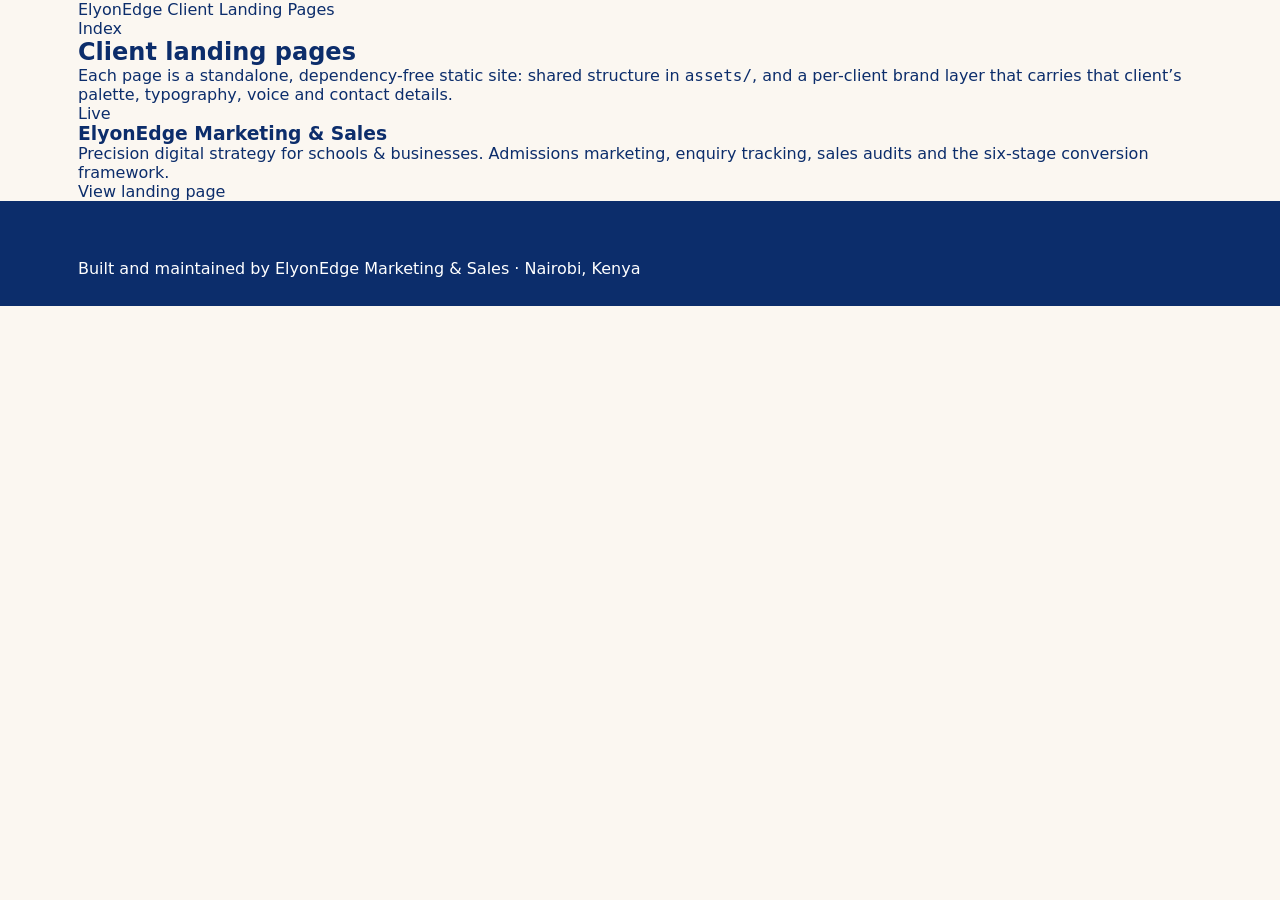
<file: index.html>
<!doctype html>
<html lang="en">
<head>
<meta charset="utf-8">
<meta name="viewport" content="width=device-width, initial-scale=1">
<title>ElyonEdge — Client Landing Pages</title>
<meta name="description" content="Directory of client landing pages built and maintained by ElyonEdge Marketing &amp; Sales.">
<meta name="robots" content="noindex">
<link rel="preconnect" href="https://fonts.googleapis.com">
<link rel="preconnect" href="https://fonts.gstatic.com" crossorigin>
<link href="https://fonts.googleapis.com/css2?family=Fraunces:opsz,wght@9..144,400;9..144,600&family=Inter:wght@400;500;600&display=swap" rel="stylesheet">
<link rel="stylesheet" href="assets/css/base.css">
<link rel="stylesheet" href="clients/elyonedge-marketing-sales/brand.css">
<link rel="icon" href="data:image/svg+xml,%3Csvg xmlns='http://www.w3.org/2000/svg' viewBox='0 0 64 64'%3E%3Crect width='64' height='64' rx='10' fill='%2317313e'/%3E%3Ctext x='32' y='44' font-family='Georgia,serif' font-size='36' font-weight='600' fill='%23c9a34e' text-anchor='middle'%3EE%3C/text%3E%3C/svg%3E">
</head>
<body>
<a class="skip-link" href="#main">Skip to content</a>

<header class="site-header">
  <div class="wrap site-header__inner">
    <a class="brandmark" href="./">
      <span class="brandmark__name">ElyonEdge</span>
      <span class="brandmark__sub">Client Landing Pages</span>
    </a>
  </div>
</header>

<main id="main" class="section">
  <div class="wrap">
    <div class="section__head section__head--wide">
      <span class="eyebrow">Index</span>
      <h2>Client landing pages</h2>
      <p>
        Each page is a standalone, dependency-free static site: shared structure in
        <code>assets/</code>, and a per-client brand layer that carries that client&rsquo;s palette,
        typography, voice and contact details.
      </p>
    </div>

    <div class="grid grid--3">
      <article class="card">
        <span class="card__tag">Live</span>
        <h3>ElyonEdge Marketing &amp; Sales</h3>
        <p>Precision digital strategy for schools &amp; businesses. Admissions marketing, enquiry
          tracking, sales audits and the six-stage conversion framework.</p>
        <a class="link-arrow" href="clients/elyonedge-marketing-sales/">View landing page</a>
      </article>
    </div>
  </div>
</main>

<footer class="site-footer">
  <div class="wrap site-footer__inner">
    <p>Built and maintained by ElyonEdge Marketing &amp; Sales &middot; Nairobi, Kenya</p>
  </div>
</footer>
</body>
</html>
</file>
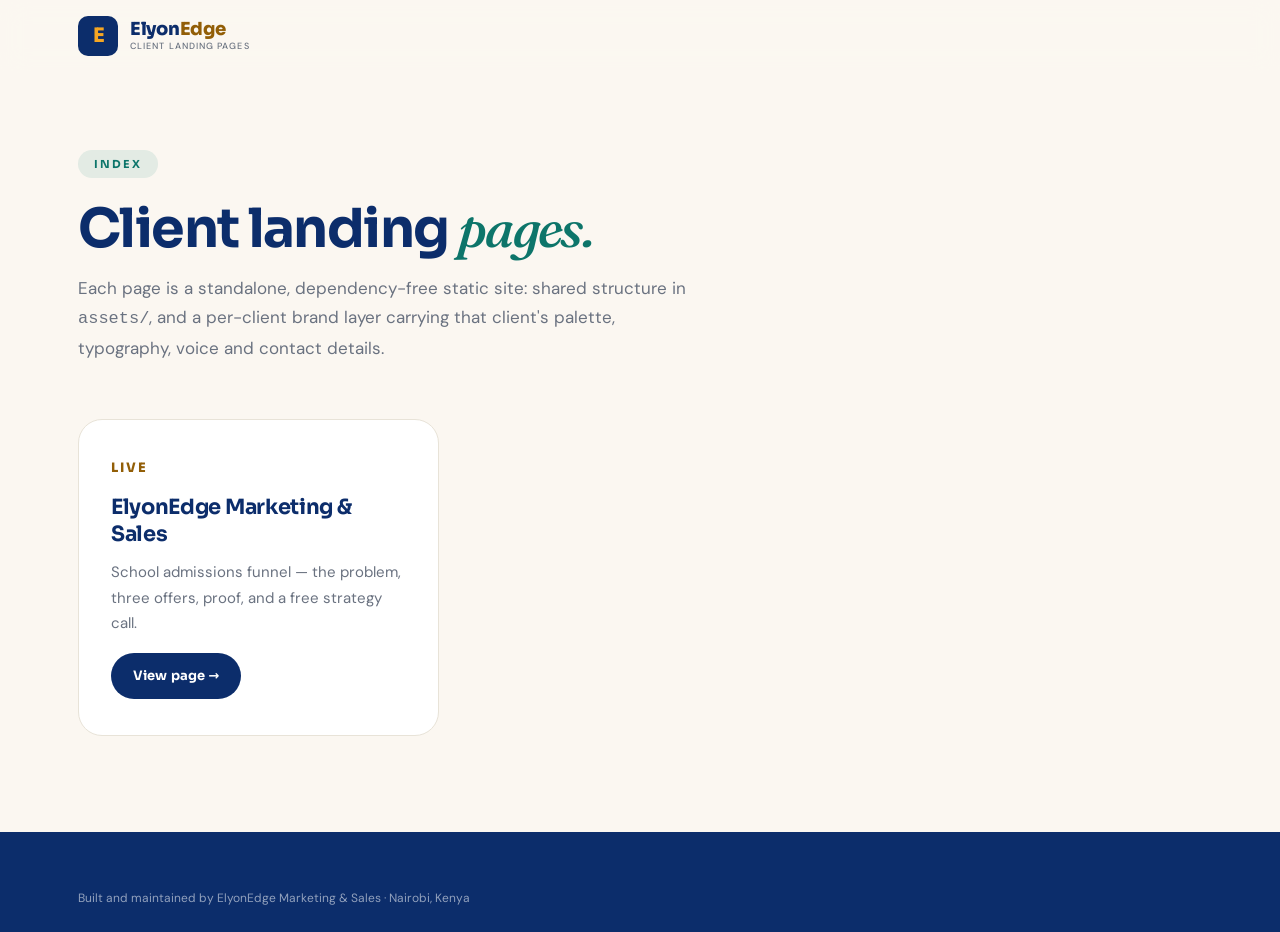
<file: clients/index.html>
<!DOCTYPE html>
<html lang="en">
<head>
<meta charset="UTF-8"/>
<meta name="viewport" content="width=device-width,initial-scale=1.0"/>
<title>ElyonEdge — Client Landing Pages</title>
<meta name="description" content="Directory of client landing pages built and maintained by ElyonEdge Marketing &amp; Sales."/>
<meta name="robots" content="noindex"/>
<link rel="preconnect" href="https://fonts.googleapis.com"/>
<link rel="preconnect" href="https://fonts.gstatic.com" crossorigin/>
<link href="https://fonts.googleapis.com/css2?family=Sora:wght@400;500;600;700;800&family=DM+Sans:wght@400;500;700&family=Fraunces:ital,opsz,wght@1,9..144,400;1,9..144,500&display=swap" rel="stylesheet"/>
<link rel="stylesheet" href="../assets/css/base.css"/>
<link rel="stylesheet" href="elyonedge-marketing-sales/brand.css"/>
<link rel="icon" href="data:image/svg+xml,%3Csvg xmlns='http://www.w3.org/2000/svg' viewBox='0 0 64 64'%3E%3Crect width='64' height='64' rx='14' fill='%230C2D6B'/%3E%3Ctext x='32' y='45' font-family='system-ui,sans-serif' font-size='36' font-weight='800' fill='%23F5A623' text-anchor='middle'%3EE%3C/text%3E%3C/svg%3E"/>
</head>
<body>
<a class="skip-link" href="#main">Skip to content</a>

<nav id="nav">
  <div class="wrap">
    <div class="nav-inner">
      <a href="./" class="logo" aria-label="ElyonEdge client landing pages">
        <div class="logo-icon"><span>E</span></div>
        <div class="logo-type">
          <div class="logo-brand"><span class="p1">Elyon</span><span class="p2">Edge</span></div>
          <span class="logo-sub">Client Landing Pages</span>
        </div>
      </a>
    </div>
  </div>
</nav>

<main id="main" class="sec" style="padding-top:150px;">
  <div class="wrap">
    <div class="s-head">
      <div class="s-label teal">Index</div>
      <h1 class="s-h">Client landing <em class="teal">pages.</em></h1>
      <p class="s-sub">
        Each page is a standalone, dependency-free static site: shared structure in
        <code>assets/</code>, and a per-client brand layer carrying that client's palette,
        typography, voice and contact details.
      </p>
    </div>

    <div class="pains">
      <div class="pain">
        <div class="pain-n">LIVE</div>
        <h3>ElyonEdge Marketing &amp; Sales</h3>
        <p>School admissions funnel — the problem, three offers, proof, and a free strategy call.</p>
        <p style="margin-top:16px;">
          <a href="elyonedge-marketing-sales/" class="btn btn-ink btn-nav">View page →</a>
        </p>
      </div>
    </div>
  </div>
</main>

<footer>
  <div class="wrap">
    <div class="ft-bottom" style="border-top:0;padding-top:0;">
      <p>Built and maintained by ElyonEdge Marketing &amp; Sales · Nairobi, Kenya</p>
    </div>
  </div>
</footer>

<script src="../assets/js/main.js" defer></script>
</body>
</html>
</file>
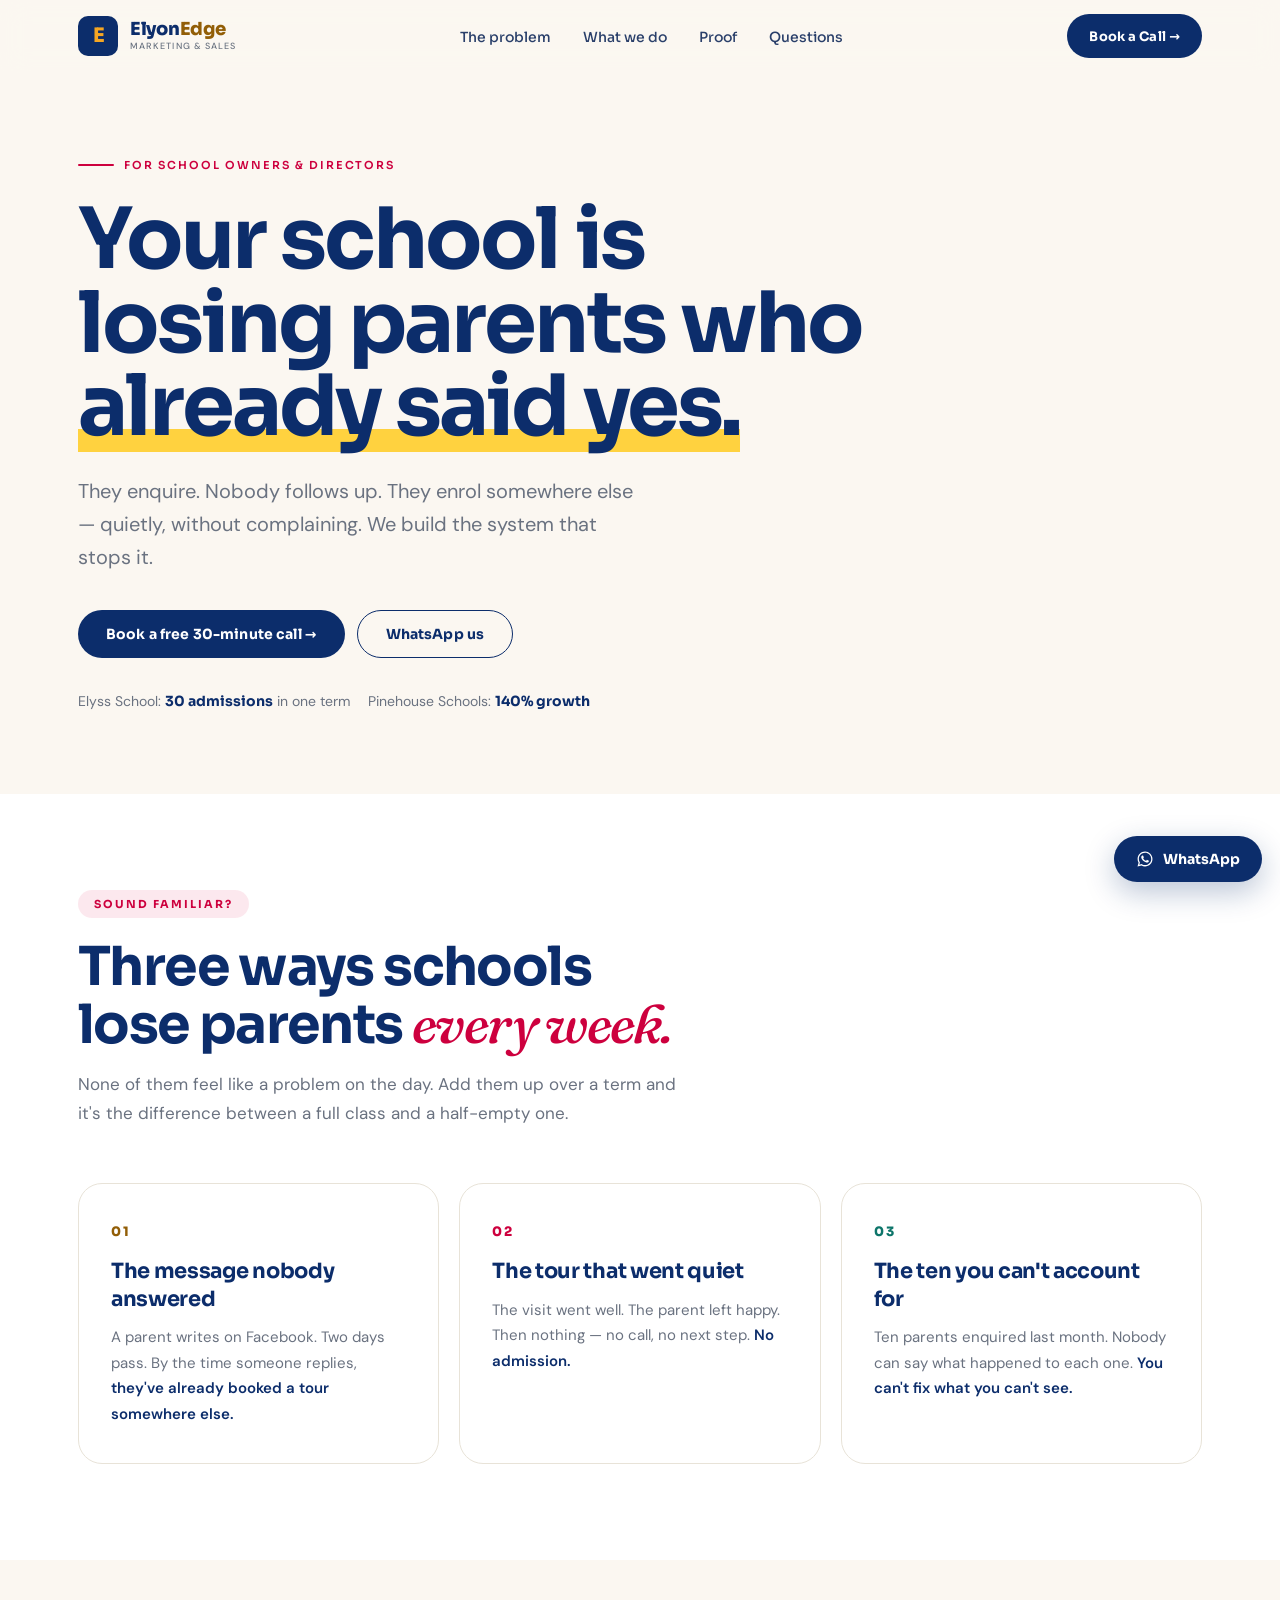
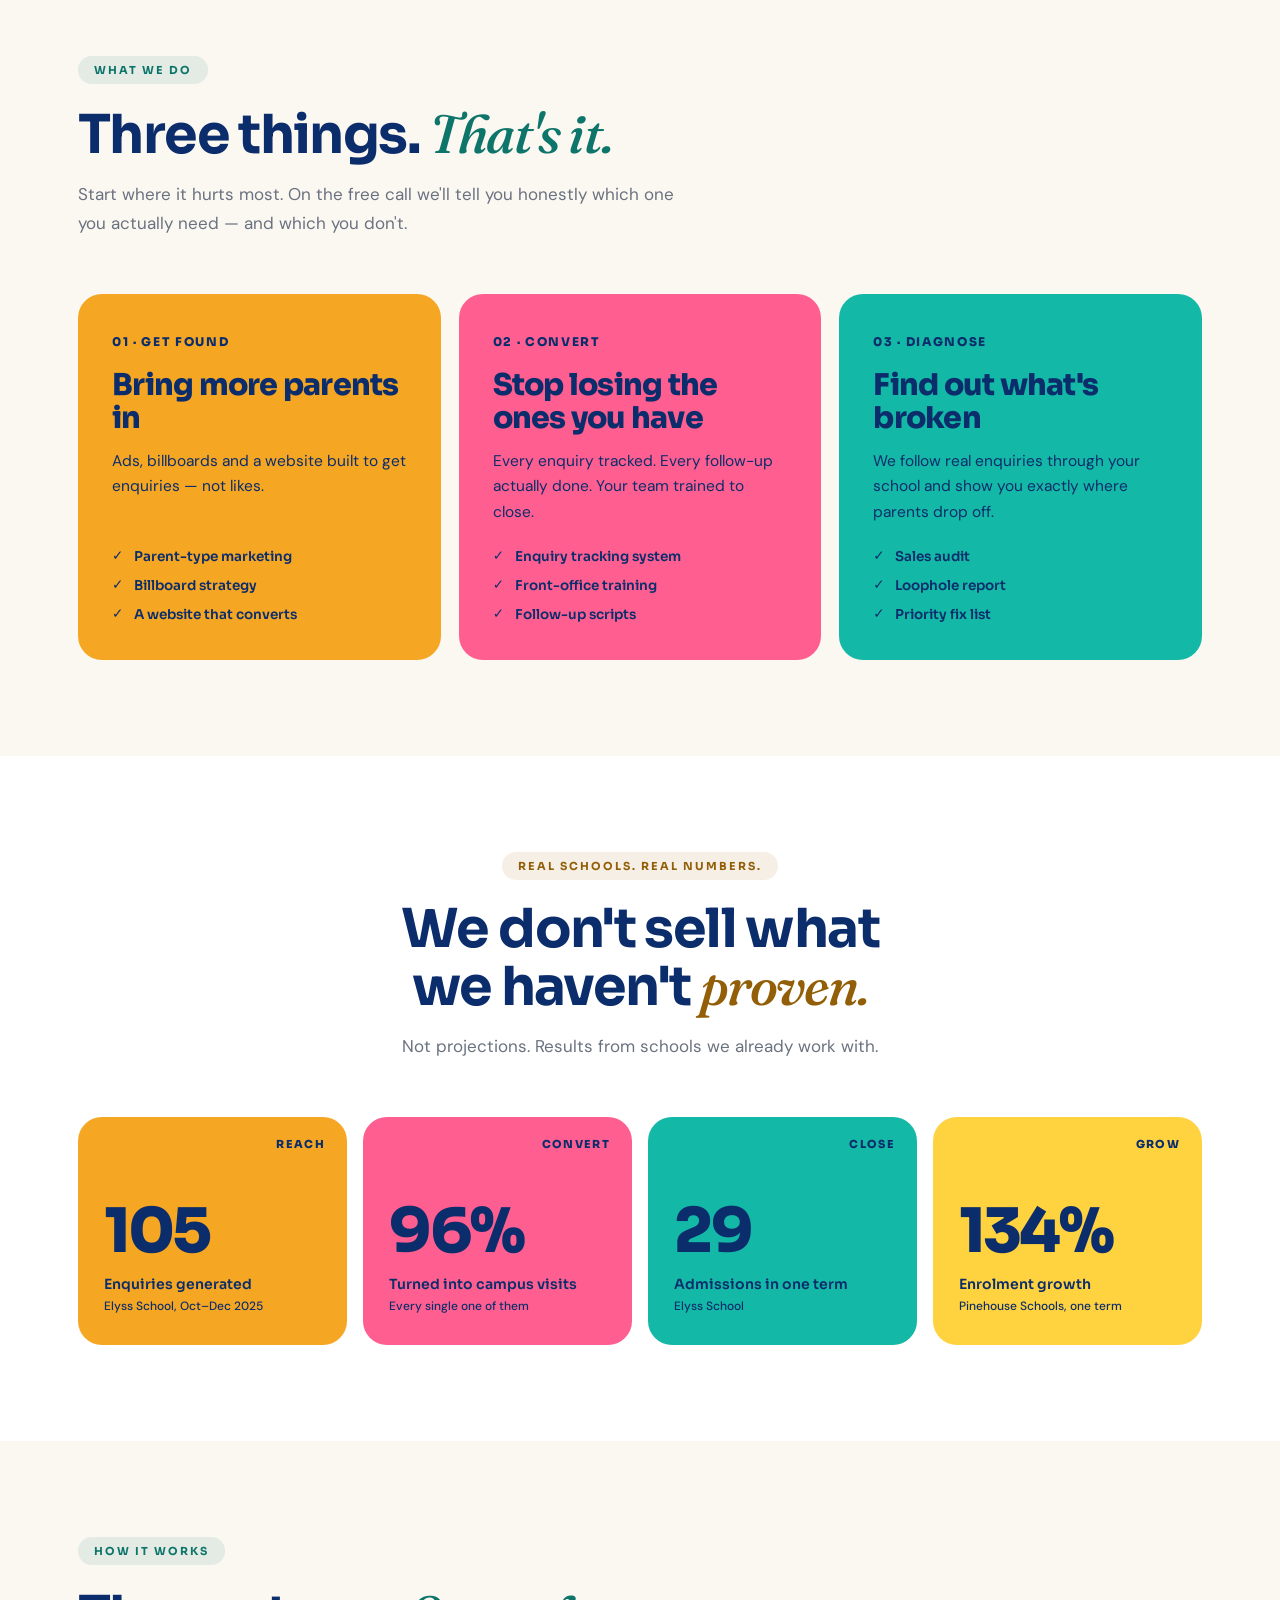
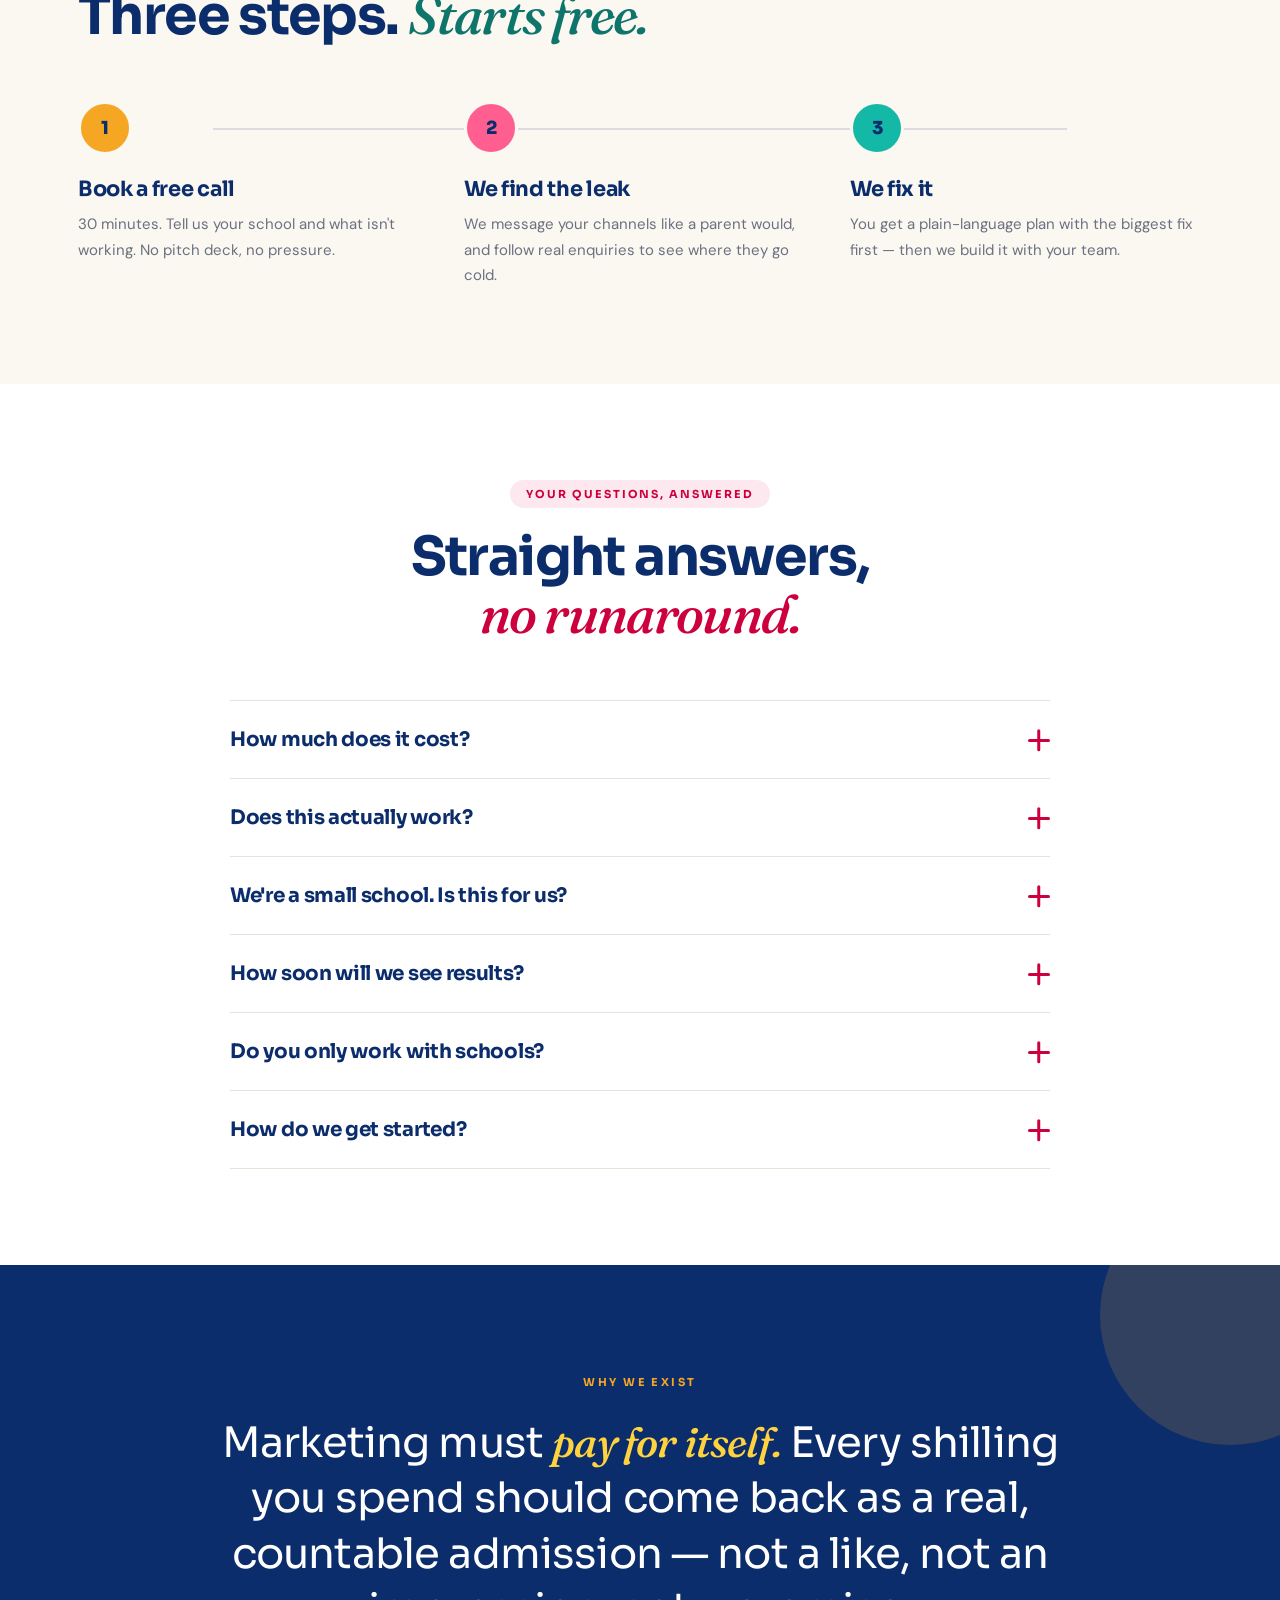
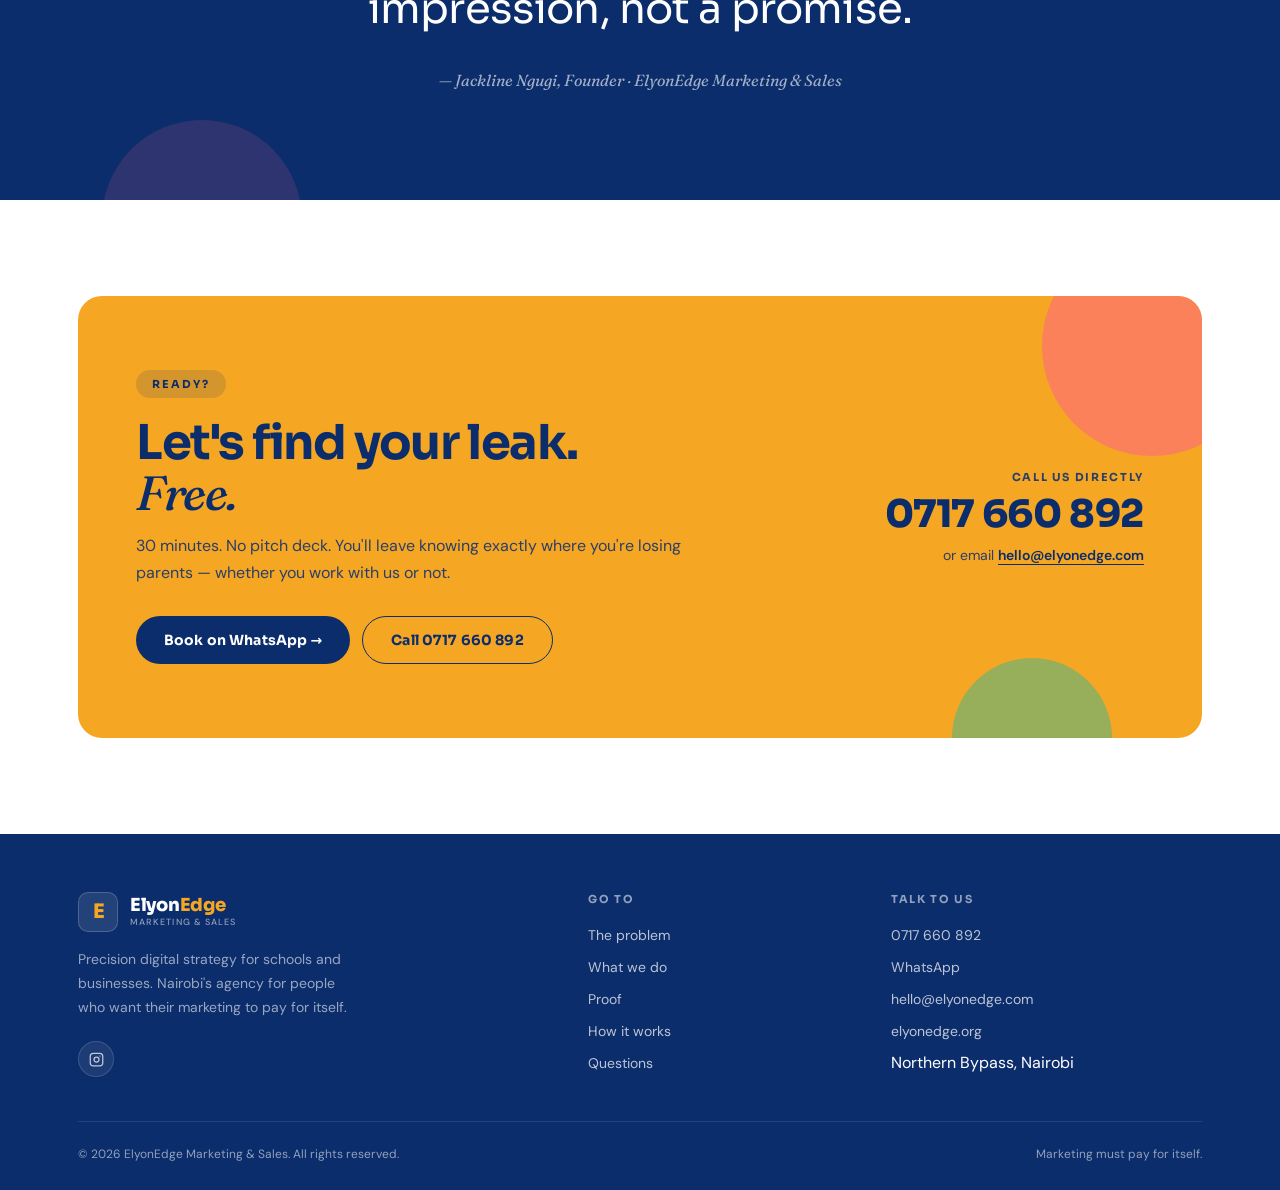
<file: clients/elyonedge-marketing-sales/index.html>
<!DOCTYPE html>
<html lang="en">
<head>
<meta charset="UTF-8"/>
<meta name="viewport" content="width=device-width,initial-scale=1.0"/>
<title>ElyonEdge Marketing &amp; Sales — Turn School Enquiries Into Enrolments</title>
<meta name="description" content="Parents enquire, nobody follows up, they enrol somewhere else. ElyonEdge builds the system that stops it. Free 30-minute strategy call for school owners in Kenya."/>
<meta name="robots" content="index,follow"/>
<link rel="canonical" href="https://inquiry.elyonedge.org/"/>

<meta property="og:type" content="website"/>
<meta property="og:title" content="Make your school's marketing pay for itself | ElyonEdge"/>
<meta property="og:description" content="Your school is losing parents who already said yes. We build the system that stops it. Book a free 30-minute call."/>
<meta property="og:url" content="https://inquiry.elyonedge.org/"/>
<meta property="og:locale" content="en_KE"/>
<meta name="twitter:card" content="summary_large_image"/>
<!-- TODO: add og:image (1200x630) when artwork is ready. -->

<!-- ── Tracking ───────────────────────────────────────────────────────
     Both are commented out because the IDs below are placeholders.
     Replace G-XXXXXXXXXX / YOUR_PIXEL_ID with the real ones, then
     uncomment. Shipping them with placeholders logs nothing and adds
     two failing requests to every page load.

<script async src="https://www.googletagmanager.com/gtag/js?id=G-XXXXXXXXXX"></script>
<script>window.dataLayer=window.dataLayer||[];function gtag(){dataLayer.push(arguments)}gtag('js',new Date());gtag('config','G-XXXXXXXXXX');</script>

<script>!function(f,b,e,v,n,t,s){if(f.fbq)return;n=f.fbq=function(){n.callMethod?n.callMethod.apply(n,arguments):n.queue.push(arguments)};if(!f._fbq)f._fbq=n;n.push=n;n.loaded=!0;n.version='2.0';n.queue=[];t=b.createElement(e);t.async=!0;t.src=v;s=b.getElementsByTagName(e)[0];s.parentNode.insertBefore(t,s)}(window,document,'script','https://connect.facebook.net/en_US/fbevents.js');fbq('init','YOUR_PIXEL_ID');fbq('track','PageView');</script>
─────────────────────────────────────────────────────────────────── -->

<link rel="preconnect" href="https://fonts.googleapis.com"/>
<link rel="preconnect" href="https://fonts.gstatic.com" crossorigin/>
<link href="https://fonts.googleapis.com/css2?family=Sora:wght@400;500;600;700;800&family=DM+Sans:ital,wght@0,400;0,500;0,700;1,400&family=Fraunces:ital,opsz,wght@1,9..144,400;1,9..144,500&display=swap" rel="stylesheet"/>

<link rel="stylesheet" href="../../assets/css/base.css"/>
<link rel="stylesheet" href="brand.css"/>
<link rel="icon" href="data:image/svg+xml,%3Csvg xmlns='http://www.w3.org/2000/svg' viewBox='0 0 64 64'%3E%3Crect width='64' height='64' rx='14' fill='%230C2D6B'/%3E%3Ctext x='32' y='45' font-family='system-ui,sans-serif' font-size='36' font-weight='800' fill='%23F5A623' text-anchor='middle'%3EE%3C/text%3E%3C/svg%3E"/>

<script type="application/ld+json">
{
  "@context": "https://schema.org",
  "@type": "ProfessionalService",
  "name": "ElyonEdge Marketing & Sales",
  "description": "School admissions marketing and sales pipeline systems that turn enquiries into enrolments.",
  "slogan": "Marketing must pay for itself.",
  "url": "https://inquiry.elyonedge.org/",
  "email": "hello@elyonedge.com",
  "telephone": "+254717660892",
  "areaServed": "KE",
  "address": { "@type": "PostalAddress", "streetAddress": "Northern Bypass", "addressLocality": "Nairobi", "addressCountry": "KE" },
  "sameAs": ["https://www.instagram.com/elyon_edge/"],
  "founder": { "@type": "Person", "name": "Jackline Ngugi", "jobTitle": "Founder" }
}
</script>
</head>
<body>

<a class="skip-link" href="#main">Skip to content</a>

<!-- ════════════════════════════════════════════════════════ NAV ══ -->
<nav id="nav">
  <div class="wrap">
    <div class="nav-inner">
      <a href="#top" class="logo" aria-label="ElyonEdge — top of page">
        <div class="logo-icon"><span>E</span></div>
        <div class="logo-type">
          <div class="logo-brand"><span class="p1">Elyon</span><span class="p2">Edge</span></div>
          <span class="logo-sub">Marketing &amp; Sales</span>
        </div>
      </a>

      <ul class="nav-links">
        <li><a href="#problem" class="nav-link">The problem</a></li>
        <li><a href="#what" class="nav-link">What we do</a></li>
        <li><a href="#proof" class="nav-link">Proof</a></li>
        <li><a href="#faq" class="nav-link">Questions</a></li>
      </ul>

      <a href="#book" class="btn btn-ink btn-nav">Book a Call →</a>

      <button class="ham" id="ham" aria-label="Menu" aria-expanded="false" aria-controls="mob">
        <span></span><span></span><span></span>
      </button>
    </div>
  </div>
</nav>

<div class="mob" id="mob">
  <a href="#problem" class="nav-link">The problem</a>
  <a href="#what" class="nav-link">What we do</a>
  <a href="#proof" class="nav-link">Proof</a>
  <a href="#faq" class="nav-link">Questions</a>
  <a href="#book" class="btn btn-ink">Book a Free Call →</a>
</div>

<main id="main">

<!-- ═══════════════════════════════════════════════════════ HERO ══ -->
<section class="hero" id="top">
  <div class="wrap">
    <div class="hero-label fu">For school owners &amp; directors</div>

    <h1 class="hero-h1 fu d1">
      Your school is losing parents who <span class="hl">already said yes.</span>
    </h1>

    <p class="hero-sub fu d2">
      They enquire. Nobody follows up. They enrol somewhere else — quietly, without
      complaining. We build the system that stops it.
    </p>

    <div class="btn-row fu d3">
      <a href="#book" class="btn btn-ink">Book a free 30-minute call →</a>
      <a href="https://wa.me/254717660892" target="_blank" rel="noopener" class="btn btn-outline">WhatsApp us</a>
    </div>

    <div class="hero-trust fu d4">
      <span>Elyss School: <b>30 admissions</b> in one term</span>
      <span>Pinehouse Schools: <b>140% growth</b></span>
    </div>
  </div>
</section>

<!-- ════════════════════════════════════════════════════ PROBLEM ══ -->
<section class="sec sec-paper" id="problem">
  <div class="wrap">
    <div class="s-head fu">
      <div class="s-label pink">Sound familiar?</div>
      <h2 class="s-h">Three ways schools lose parents <em class="pink">every week.</em></h2>
      <p class="s-sub">None of them feel like a problem on the day. Add them up over a term and it's the difference between a full class and a half-empty one.</p>
    </div>

    <div class="pains">
      <div class="pain fu">
        <div class="pain-n">01</div>
        <h3>The message nobody answered</h3>
        <p>A parent writes on Facebook. Two days pass. By the time someone replies, <b>they've already booked a tour somewhere else.</b></p>
      </div>
      <div class="pain fu d1">
        <div class="pain-n">02</div>
        <h3>The tour that went quiet</h3>
        <p>The visit went well. The parent left happy. Then nothing — no call, no next step. <b>No admission.</b></p>
      </div>
      <div class="pain fu d2">
        <div class="pain-n">03</div>
        <h3>The ten you can't account for</h3>
        <p>Ten parents enquired last month. Nobody can say what happened to each one. <b>You can't fix what you can't see.</b></p>
      </div>
    </div>
  </div>
</section>

<!-- ══════════════════════════════════════════════════ WHAT WE DO ══ -->
<section class="sec sec-cream" id="what">
  <div class="wrap">
    <div class="s-head fu">
      <div class="s-label teal">What we do</div>
      <h2 class="s-h">Three things. <em class="teal">That's it.</em></h2>
      <p class="s-sub">Start where it hurts most. On the free call we'll tell you honestly which one you actually need — and which you don't.</p>
    </div>

    <div class="offers">
      <div class="offer o1 fu">
        <div class="offer-mark">01 · Get found</div>
        <h3>Bring more parents in</h3>
        <p>Ads, billboards and a website built to get enquiries — not likes.</p>
        <ul>
          <li>Parent-type marketing</li>
          <li>Billboard strategy</li>
          <li>A website that converts</li>
        </ul>
      </div>

      <div class="offer o2 fu d1">
        <div class="offer-mark">02 · Convert</div>
        <h3>Stop losing the ones you have</h3>
        <p>Every enquiry tracked. Every follow-up actually done. Your team trained to close.</p>
        <ul>
          <li>Enquiry tracking system</li>
          <li>Front-office training</li>
          <li>Follow-up scripts</li>
        </ul>
      </div>

      <div class="offer o3 fu d2">
        <div class="offer-mark">03 · Diagnose</div>
        <h3>Find out what's broken</h3>
        <p>We follow real enquiries through your school and show you exactly where parents drop off.</p>
        <ul>
          <li>Sales audit</li>
          <li>Loophole report</li>
          <li>Priority fix list</li>
        </ul>
      </div>
    </div>
  </div>
</section>

<!-- ══════════════════════════════════════════════════════ PROOF ══ -->
<section class="sec sec-paper" id="proof">
  <div class="wrap">
    <div class="s-head s-head-c fu">
      <div class="s-label orange">Real schools. Real numbers.</div>
      <h2 class="s-h">We don't sell what we haven't <em class="orange">proven.</em></h2>
      <p class="s-sub">Not projections. Results from schools we already work with.</p>
    </div>

    <div class="impact-grid">
      <div class="impact-card c1 fu">
        <div class="ic-mark">Reach</div>
        <div>
          <div class="ic-n" data-target="110">110</div>
          <div class="ic-l">Enquiries generated</div>
          <div class="ic-sub">Elyss School, Oct–Dec 2025</div>
        </div>
      </div>
      <div class="impact-card c2 fu d1">
        <div class="ic-mark">Convert</div>
        <div>
          <div class="ic-n" data-target="100" data-sfx="%">100%</div>
          <div class="ic-l">Turned into campus visits</div>
          <div class="ic-sub">Every single one of them</div>
        </div>
      </div>
      <div class="impact-card c3 fu d2">
        <div class="ic-mark">Close</div>
        <div>
          <div class="ic-n" data-target="30">30</div>
          <div class="ic-l">Admissions in one term</div>
          <div class="ic-sub">Elyss School</div>
        </div>
      </div>
      <div class="impact-card c4 fu d3">
        <div class="ic-mark">Grow</div>
        <div>
          <div class="ic-n" data-target="140" data-sfx="%">140%</div>
          <div class="ic-l">Enrolment growth</div>
          <div class="ic-sub">Pinehouse Schools, one term</div>
        </div>
      </div>
    </div>
  </div>
</section>

<!-- ═══════════════════════════════════════════════ HOW IT WORKS ══ -->
<section class="sec sec-cream" id="how">
  <div class="wrap">
    <div class="s-head fu">
      <div class="s-label teal">How it works</div>
      <h2 class="s-h">Three steps. <em class="teal">Starts free.</em></h2>
    </div>

    <div class="steps">
      <div class="step fu">
        <div class="step-dot">1</div>
        <h3>Book a free call</h3>
        <p>30 minutes. Tell us your school and what isn't working. No pitch deck, no pressure.</p>
      </div>
      <div class="step fu d1">
        <div class="step-dot">2</div>
        <h3>We find the leak</h3>
        <p>We message your channels like a parent would, and follow real enquiries to see where they go cold.</p>
      </div>
      <div class="step fu d2">
        <div class="step-dot">3</div>
        <h3>We fix it</h3>
        <p>You get a plain-language plan with the biggest fix first — then we build it with your team.</p>
      </div>
    </div>
  </div>
</section>

<!-- ════════════════════════════════════════════════════════ FAQ ══ -->
<section class="sec sec-paper" id="faq">
  <div class="wrap">
    <div class="s-head s-head-c fu">
      <div class="s-label pink">Your questions, answered</div>
      <h2 class="s-h">Straight answers, <em class="pink">no runaround.</em></h2>
    </div>

    <div class="faq fu">
      <div class="faq-item">
        <h3><button class="faq-q" type="button" data-faq aria-expanded="false" aria-controls="a1">
          How much does it cost?<span class="faq-ico" aria-hidden="true"></span></button></h3>
        <div class="faq-a" id="a1" data-open="false"><div>
          <p>It depends on your school's size and what you need. Tell us your enrolment numbers on the free call and we'll give you <b>real figures</b> — plus what you should expect to get back.</p>
        </div></div>
      </div>

      <div class="faq-item">
        <h3><button class="faq-q" type="button" data-faq aria-expanded="false" aria-controls="a2">
          Does this actually work?<span class="faq-ico" aria-hidden="true"></span></button></h3>
        <div class="faq-a" id="a2" data-open="false"><div>
          <p>Elyss School turned <b>110 enquiries into 30 admissions</b> in one term. Pinehouse Schools grew enrolment <b>140%</b> in a single term. Ask us for the full case study and we'll show you what we changed.</p>
        </div></div>
      </div>

      <div class="faq-item">
        <h3><button class="faq-q" type="button" data-faq aria-expanded="false" aria-controls="a3">
          We're a small school. Is this for us?<span class="faq-ico" aria-hidden="true"></span></button></h3>
        <div class="faq-a" id="a3" data-open="false"><div>
          <p>Yes. Smaller schools often see the fastest change, because a handful of extra admissions matters more. We size the work to your school — you won't pay for things you don't need.</p>
        </div></div>
      </div>

      <div class="faq-item">
        <h3><button class="faq-q" type="button" data-faq aria-expanded="false" aria-controls="a4">
          How soon will we see results?<span class="faq-ico" aria-hidden="true"></span></button></h3>
        <div class="faq-a" id="a4" data-open="false"><div>
          <p>You'll see where you're losing parents from the first audit. The admissions results above were measured over <b>one term</b>. How fast yours move depends on your enquiry numbers and how quickly your team picks up the follow-up habit.</p>
        </div></div>
      </div>

      <div class="faq-item">
        <h3><button class="faq-q" type="button" data-faq aria-expanded="false" aria-controls="a5">
          Do you only work with schools?<span class="faq-ico" aria-hidden="true"></span></button></h3>
        <div class="faq-a" id="a5" data-open="false"><div>
          <p>Schools are what we know best. But the same thinking works for any business losing warm leads between the first message and the sale. Tell us your sector and we'll say honestly whether we're a good fit.</p>
        </div></div>
      </div>

      <div class="faq-item">
        <h3><button class="faq-q" type="button" data-faq aria-expanded="false" aria-controls="a6">
          How do we get started?<span class="faq-ico" aria-hidden="true"></span></button></h3>
        <div class="faq-a" id="a6" data-open="false"><div>
          <p>Book the free 30-minute call, or just WhatsApp us on <b>0717 660 892</b>. That's the whole first step.</p>
        </div></div>
      </div>
    </div>
  </div>
</section>

<!-- ════════════════════════════════════════════════════ MISSION ══ -->
<section class="mission">
  <div class="wrap">
    <div class="mission-inner">
      <div class="mission-label fu">Why we exist</div>
      <p class="mission-statement fu d1">
        Marketing must <em>pay for itself.</em> Every shilling you spend should come back
        as a real, countable admission — not a like, not an impression, not a promise.
      </p>
      <div class="mission-sign fu d2">— Jackline Ngugi, Founder · ElyonEdge Marketing &amp; Sales</div>
    </div>
  </div>
</section>

<!-- ════════════════════════════════════════════════════════ BOOK ══ -->
<section class="cta" id="book">
  <div class="wrap">
    <div class="cta-inner">
      <div class="cta-content fl">
        <div class="cta-label">Ready?</div>
        <h2 class="cta-h">Let's find your leak. <em>Free.</em></h2>
        <p class="cta-sub">
          30 minutes. No pitch deck. You'll leave knowing exactly where you're losing
          parents — whether you work with us or not.
        </p>
        <div class="btn-row">
          <a href="https://wa.me/254717660892" target="_blank" rel="noopener" class="btn btn-ink">Book on WhatsApp →</a>
          <a href="tel:+254717660892" class="btn btn-outline">Call 0717 660 892</a>
        </div>
      </div>
      <div class="cta-side fr">
        <div class="cta-phone-lbl">Call us directly</div>
        <div class="cta-phone"><a href="tel:+254717660892">0717 660 892</a></div>
        <div class="cta-email">or email <a href="mailto:hello@elyonedge.com">hello@elyonedge.com</a></div>
      </div>
    </div>
  </div>
</section>

</main>

<!-- ═════════════════════════════════════════════════════ FOOTER ══ -->
<footer>
  <div class="wrap">
    <div class="ft-grid">
      <div class="ft-brand">
        <div class="logo">
          <div class="logo-icon"><span>E</span></div>
          <div class="logo-type">
            <div class="logo-brand"><span class="p1">Elyon</span><span class="p2">Edge</span></div>
            <span class="logo-sub">Marketing &amp; Sales</span>
          </div>
        </div>
        <p>Precision digital strategy for schools and businesses. Nairobi's agency for people who want their marketing to pay for itself.</p>
        <div class="socials">
          <a href="https://www.instagram.com/elyon_edge/" target="_blank" rel="noopener" class="soc" aria-label="ElyonEdge on Instagram">
            <svg viewBox="0 0 24 24" fill="none" stroke="rgba(255,255,255,.72)" stroke-width="2"><rect x="2" y="2" width="20" height="20" rx="5"/><circle cx="12" cy="12" r="4"/><circle cx="17.5" cy="6.5" r="1" fill="rgba(255,255,255,.72)" stroke="none"/></svg>
          </a>
          <!-- TODO: add Facebook + LinkedIn once the page URLs are confirmed. -->
        </div>
      </div>

      <div class="ft-col">
        <h2>Go to</h2>
        <ul>
          <li><a href="#problem">The problem</a></li>
          <li><a href="#what">What we do</a></li>
          <li><a href="#proof">Proof</a></li>
          <li><a href="#how">How it works</a></li>
          <li><a href="#faq">Questions</a></li>
        </ul>
      </div>

      <div class="ft-col">
        <h2>Talk to us</h2>
        <ul>
          <li><a href="tel:+254717660892">0717 660 892</a></li>
          <li><a href="https://wa.me/254717660892" target="_blank" rel="noopener">WhatsApp</a></li>
          <li><a href="mailto:hello@elyonedge.com">hello@elyonedge.com</a></li>
          <li><a href="https://elyonedge.org/" target="_blank" rel="noopener">elyonedge.org</a></li>
          <li>Northern Bypass, Nairobi</li>
        </ul>
      </div>
    </div>

    <div class="ft-bottom">
      <p>© <span id="yr">2026</span> ElyonEdge Marketing &amp; Sales. All rights reserved.</p>
      <p>Marketing must pay for itself.</p>
    </div>
  </div>
</footer>

<a class="wa" href="https://wa.me/254717660892" target="_blank" rel="noopener" aria-label="Chat with ElyonEdge on WhatsApp">
  <svg width="18" height="18" viewBox="0 0 24 24" fill="currentColor" aria-hidden="true"><path d="M12.04 2C6.58 2 2.13 6.45 2.13 11.91c0 1.75.46 3.45 1.32 4.95L2 22l5.25-1.38a9.87 9.87 0 0 0 4.79 1.22h.01c5.46 0 9.91-4.45 9.91-9.91 0-2.65-1.03-5.14-2.9-7.01A9.82 9.82 0 0 0 12.04 2zm0 18.15h-.01a8.2 8.2 0 0 1-4.18-1.15l-.3-.18-3.11.82.83-3.04-.2-.31a8.2 8.2 0 0 1-1.26-4.38c0-4.54 3.7-8.23 8.24-8.23 2.2 0 4.27.86 5.82 2.42a8.18 8.18 0 0 1 2.41 5.82c0 4.54-3.69 8.23-8.24 8.23zm4.52-6.16c-.25-.13-1.47-.72-1.69-.81-.23-.08-.39-.12-.56.13-.16.24-.64.8-.78.97-.15.16-.29.18-.53.06-.25-.13-1.05-.39-1.99-1.23-.74-.66-1.23-1.47-1.38-1.72-.14-.25-.01-.38.11-.5.11-.11.25-.29.37-.44.13-.14.17-.25.25-.41.08-.17.04-.31-.02-.44-.06-.12-.56-1.34-.76-1.84-.2-.48-.41-.42-.56-.43h-.48c-.17 0-.44.06-.67.31-.23.25-.87.86-.87 2.09s.9 2.43 1.02 2.59c.12.17 1.76 2.68 4.26 3.76.6.26 1.06.41 1.42.53.6.19 1.14.16 1.57.1.48-.07 1.47-.6 1.68-1.18.21-.58.21-1.07.14-1.18-.06-.11-.22-.17-.47-.29z"/></svg>
  <span>WhatsApp</span>
</a>

<script src="../../assets/js/main.js" defer></script>
<script>document.getElementById('yr').textContent=new Date().getFullYear();</script>
</body>
</html>
</file>
<file: assets/css/base.css>
/* ═══════════════════════════════════════════════════════════════════
   Shared landing-page system for ElyonEdge client pages.
   Structure and components only — every colour and font comes from a
   token that a client's brand.css defines. No brand values in here.
   ═══════════════════════════════════════════════════════════════════ */

/* ───────────────────────────────────────────────────────── reset ── */
*, *::before, *::after { box-sizing: border-box; margin: 0; padding: 0; }

html { scroll-behavior: smooth; }
@media (prefers-reduced-motion: reduce) {
  html { scroll-behavior: auto; }
  *, *::before, *::after { animation-duration: .01ms !important; transition-duration: .01ms !important; }
}

body {
  font-family: var(--fb);
  font-size: 16px;
  color: var(--ink);
  background: var(--cream);
  overflow-x: hidden;
  -webkit-font-smoothing: antialiased;
  text-rendering: optimizeLegibility;
}

img, svg { max-width: 100%; display: block; }
a { text-decoration: none; color: inherit; }
button { font: inherit; color: inherit; }

::selection { background: var(--yellow); color: var(--ink); }

:focus-visible { outline: 3px solid var(--ink); outline-offset: 3px; border-radius: 4px; }

.wrap { max-width: var(--maxw); margin: 0 auto; padding: 0 28px; }

.skip-link {
  position: absolute; left: -9999px; top: 0; z-index: 900;
  background: var(--ink); color: #fff; padding: 12px 20px;
  font-family: var(--fh); font-size: 14px; font-weight: 600;
}
.skip-link:focus { left: 12px; top: 12px; }

.vh {
  position: absolute; width: 1px; height: 1px; padding: 0; margin: -1px;
  overflow: hidden; clip: rect(0 0 0 0); white-space: nowrap; border: 0;
}

/* ────────────────────────────────────────────────────────── logo ── */
.logo { display: flex; align-items: center; gap: 12px; }
.logo-icon {
  width: 40px; height: 40px; border-radius: 10px;
  background: var(--ink); flex-shrink: 0;
  display: flex; align-items: center; justify-content: center;
}
.logo-icon span {
  font-family: var(--fh); font-weight: 800; font-size: 20px;
  color: var(--orange); letter-spacing: -1px; line-height: 1;
}
.logo-type { display: flex; flex-direction: column; line-height: 1.1; }
.logo-brand { display: flex; align-items: baseline; }
.logo-brand .p1,
.logo-brand .p2 {
  font-family: var(--fh); font-weight: 800; font-size: 18px; letter-spacing: -.3px;
}
.logo-brand .p1 { color: var(--ink); }
.logo-brand .p2 { color: var(--orange-text); }
.logo-sub {
  font-size: 9px; font-weight: 500; color: var(--muted);
  letter-spacing: .12em; text-transform: uppercase; margin-top: 2px;
}

/* ─────────────────────────────────────────────────────── buttons ── */
.btn {
  display: inline-flex; align-items: center; justify-content: center; gap: 8px;
  font-family: var(--fh); font-weight: 700; font-size: 14px;
  padding: 15px 28px; border-radius: 100px;
  border: none; cursor: pointer; white-space: nowrap; letter-spacing: .01em;
  transition: transform .22s, background-color .22s, color .22s, border-color .22s;
}
.btn:hover { transform: translateY(-2px); }
.btn:active { transform: translateY(0); }

.btn-ink     { background: var(--ink); color: #fff; }
.btn-ink:hover { background: #07204F; }
.btn-orange  { background: var(--orange); color: var(--ink); }
.btn-orange:hover { background: var(--orange-dk); }
.btn-outline { background: transparent; color: var(--ink); border: 1.5px solid var(--ink); padding: 13.5px 28px; }
.btn-outline:hover { background: var(--ink); color: #fff; }
.btn-white   { background: #fff; color: var(--ink); }
.btn-white:hover { background: var(--cream); }
.btn-row { display: flex; gap: 12px; flex-wrap: wrap; }

/* Compact nav variant — still meets the 44px minimum tap target. */
.btn-nav { padding: 12px 22px; font-size: 13px; min-height: 44px; }

/* ─────────────────────────────────────────────────────────── nav ── */
nav {
  position: fixed; top: 0; left: 0; right: 0; z-index: 500;
  background: var(--nav-bg);
  backdrop-filter: blur(14px);
  border-bottom: 1px solid transparent;
  transition: background-color .25s, border-color .25s;
}
nav.scrolled { border-bottom-color: var(--line); background: var(--nav-bg-solid); }
.nav-inner { display: flex; align-items: center; justify-content: space-between; height: 72px; gap: 20px; }
.nav-links { display: flex; align-items: center; gap: 32px; list-style: none; }
.nav-link {
  font-family: var(--fh); font-weight: 500; font-size: 14px;
  color: var(--ink-soft); transition: color .15s;
}
.nav-link:hover { color: var(--ink); }

.ham {
  display: none; flex-direction: column; gap: 5px;
  cursor: pointer; background: none; border: none; padding: 8px;
  width: 44px; height: 44px; align-items: center; justify-content: center;
}
.ham span { display: block; width: 22px; height: 2px; background: var(--ink); border-radius: 2px; transition: transform .3s, opacity .3s; }
.ham[aria-expanded="true"] span:nth-child(1) { transform: translateY(7px) rotate(45deg); }
.ham[aria-expanded="true"] span:nth-child(2) { opacity: 0; }
.ham[aria-expanded="true"] span:nth-child(3) { transform: translateY(-7px) rotate(-45deg); }

.mob {
  display: none; position: fixed; top: 72px; left: 0; right: 0; z-index: 499;
  flex-direction: column; background: var(--cream);
  padding: 18px 28px 26px; border-bottom: 1px solid var(--line);
  box-shadow: 0 12px 40px rgba(0,0,0,.10);
}
.mob.open { display: flex; }
.mob .nav-link { font-size: 16px; padding: 14px 0; border-bottom: 1px solid var(--line); }
.mob .btn { margin-top: 18px; width: 100%; }

/* ───────────────────────────────────────────── section furniture ── */
.sec { padding: 96px 0; }
.sec-paper { background: var(--paper); }
.sec-cream { background: var(--cream); }

.s-head { max-width: 760px; margin-bottom: 56px; }
.s-head-c { text-align: center; margin-left: auto; margin-right: auto; }

.s-label {
  display: inline-block;
  font-family: var(--fh); font-weight: 700; font-size: 11px;
  letter-spacing: .18em; text-transform: uppercase;
  padding: 7px 16px; border-radius: 100px; margin-bottom: 22px;
}
.s-label.pink   { color: var(--pink-text);   background: rgba(223,0,67,.09); }
.s-label.teal   { color: var(--teal-text);   background: rgba(14,124,112,.10); }
.s-label.orange { color: var(--orange-text); background: rgba(156,100,7,.10); }

.s-h {
  font-family: var(--fh); font-weight: 700;
  font-size: clamp(32px, 4.2vw, 54px);
  line-height: 1.04; letter-spacing: -.03em; color: var(--ink);
  margin-bottom: 16px; text-wrap: balance;
}
.s-h em { font-family: var(--fs); font-style: italic; font-weight: 500; }
.s-h em.pink   { color: var(--pink-text); }
.s-h em.teal   { color: var(--teal-text); }
.s-h em.orange { color: var(--orange-text); }

.s-sub { font-size: 17px; color: var(--muted); line-height: 1.7; max-width: 620px; }
.s-head-c .s-sub { margin-inline: auto; }

/* ────────────────────────────────────────────────────────── hero ── */
.hero { padding: 150px 0 84px; position: relative; overflow: hidden; }
.hero-label {
  display: inline-flex; align-items: center; gap: 10px;
  font-family: var(--fh); font-weight: 600; font-size: 11px;
  letter-spacing: .18em; text-transform: uppercase;
  color: var(--pink-text); margin-bottom: 26px;
}
.hero-label::before { content: ''; width: 36px; height: 2px; background: var(--pink-text); border-radius: 1px; }

.hero-h1 {
  font-family: var(--fh); font-weight: 700;
  font-size: clamp(42px, 6.6vw, 88px);
  line-height: .99; letter-spacing: -.035em; color: var(--ink);
  max-width: 16ch; margin-bottom: 26px; text-wrap: balance;
}
.hero-h1 em {
  font-family: var(--fs); font-style: italic; font-weight: 500;
  color: var(--orange-text); letter-spacing: -.02em;
}
.hero-h1 .hl {
  display: inline;
  background-image: linear-gradient(
    transparent 72%, var(--yellow) 72%, var(--yellow) 93%, transparent 93%);
  -webkit-box-decoration-break: clone;
          box-decoration-break: clone;
}

.hero-sub {
  font-size: clamp(17px, 1.9vw, 20px); color: var(--muted);
  max-width: 560px; line-height: 1.65; margin-bottom: 36px;
}
.hero-trust {
  margin-top: 34px; font-size: 14px; color: var(--muted);
  display: flex; flex-wrap: wrap; align-items: center; gap: 8px 18px;
}
.hero-trust b { font-family: var(--fh); font-weight: 700; color: var(--ink); }

/* ──────────────────────────────────────────────── problem cards ── */
.pains { display: grid; grid-template-columns: repeat(3, 1fr); gap: 20px; }
.pain {
  background: var(--paper); border: 1.5px solid var(--line);
  border-radius: var(--r-lg); padding: 36px 32px;
  transition: transform .25s, border-color .25s;
}
.pain:hover { transform: translateY(-4px); }
.pain:nth-child(1):hover { border-color: var(--orange); }
.pain:nth-child(2):hover { border-color: var(--pink); }
.pain:nth-child(3):hover { border-color: var(--teal); }
.pain-n {
  font-family: var(--fh); font-weight: 800; font-size: 13px;
  letter-spacing: .15em; margin-bottom: 18px; display: inline-block;
}
.pain:nth-child(1) .pain-n { color: var(--orange-text); }
.pain:nth-child(2) .pain-n { color: var(--pink-text); }
.pain:nth-child(3) .pain-n { color: var(--teal-text); }
.pain h3 {
  font-family: var(--fh); font-weight: 700; font-size: 21px;
  line-height: 1.3; letter-spacing: -.015em; color: var(--ink); margin-bottom: 12px;
}
.pain p { font-size: 15px; color: var(--muted); line-height: 1.7; }
.pain p b { color: var(--ink); font-weight: 600; }

/* ───────────────────────────────────────────────── offer blocks ── */
.offers { display: grid; grid-template-columns: repeat(3, 1fr); gap: 18px; }
.offer {
  border-radius: var(--r-lg); padding: 40px 34px 36px;
  color: var(--ink); position: relative; overflow: hidden;
  display: flex; flex-direction: column;
  transition: transform .25s;
}
.offer:hover { transform: translateY(-6px); }
.offer.o1 { background: var(--orange); }
.offer.o2 { background: var(--pink); }
.offer.o3 { background: var(--teal); }
.offer-mark {
  font-family: var(--fh); font-weight: 800; font-size: 12px;
  letter-spacing: .14em; text-transform: uppercase;
  margin-bottom: 20px;
}
.offer h3 {
  font-family: var(--fh); font-weight: 800;
  font-size: clamp(24px, 2.6vw, 30px);
  line-height: 1.1; letter-spacing: -.025em; margin-bottom: 14px;
}
.offer > p { font-size: 15.5px; line-height: 1.65; margin-bottom: 22px; }
.offer ul { list-style: none; display: grid; gap: 9px; margin-top: auto; }
.offer li {
  font-family: var(--fh); font-weight: 600; font-size: 13.5px;
  padding-left: 22px; position: relative; line-height: 1.45;
}
.offer li::before {
  content: '✓'; position: absolute; left: 0; top: -1px;
  font-weight: 800;
}

/* ─────────────────────────────────────────────── impact numbers ── */
.impact-grid { display: grid; grid-template-columns: repeat(4, 1fr); gap: 16px; }
.impact-card {
  border-radius: var(--r-lg); padding: 34px 26px 30px;
  min-height: 228px; position: relative; overflow: hidden;
  display: flex; flex-direction: column;
  color: var(--ink); transition: transform .25s;
}
.impact-card > div:not(.ic-mark) { margin-top: auto; }
.impact-card:hover { transform: translateY(-6px); }
.impact-card.c1 { background: var(--orange); }
.impact-card.c2 { background: var(--pink); }
.impact-card.c3 { background: var(--teal); }
.impact-card.c4 { background: var(--yellow); }
.ic-mark {
  position: absolute; top: 20px; right: 22px;
  font-family: var(--fh); font-weight: 800; font-size: 11px;
  letter-spacing: .12em; text-transform: uppercase;
}
.ic-n {
  font-family: var(--fh); font-weight: 800;
  font-size: clamp(50px, 4.8vw, 68px);
  line-height: .9; letter-spacing: -.04em;
}
.ic-l { font-family: var(--fh); font-weight: 600; font-size: 14px; line-height: 1.45; margin-top: 14px; }
.ic-sub { font-size: 12px; font-weight: 500; margin-top: 4px; line-height: 1.4; }

/* ───────────────────────────────────────────────────────── steps ── */
.steps { display: grid; grid-template-columns: repeat(3, 1fr); gap: 34px; position: relative; }
.steps::before {
  content: ''; position: absolute; top: 27px; left: 12%; right: 12%;
  height: 2px; background: var(--ink); opacity: .13; z-index: 0;
}
.step { position: relative; z-index: 2; }
.step-dot {
  width: 54px; height: 54px; border-radius: 50%;
  display: flex; align-items: center; justify-content: center;
  font-family: var(--fh); font-weight: 800; font-size: 18px;
  color: var(--ink); margin-bottom: 22px; border: 3px solid var(--cream);
}
.step:nth-child(1) .step-dot { background: var(--orange); }
.step:nth-child(2) .step-dot { background: var(--pink); }
.step:nth-child(3) .step-dot { background: var(--teal); }
.step h3 {
  font-family: var(--fh); font-weight: 700; font-size: 21px;
  color: var(--ink); line-height: 1.22; margin-bottom: 10px; letter-spacing: -.015em;
}
.step p { font-size: 15px; color: var(--muted); line-height: 1.68; }

/* ─────────────────────────────────────────────────────────── faq ── */
.faq { max-width: 820px; margin: 0 auto; }
.faq-item { border-bottom: 1.5px solid var(--line); }
.faq-item:first-child { border-top: 1.5px solid var(--line); }
.faq-q {
  width: 100%; display: flex; align-items: center; justify-content: space-between; gap: 24px;
  padding: 26px 0; background: none; border: 0; text-align: left; cursor: pointer;
  font-family: var(--fh); font-weight: 700;
  font-size: clamp(17px, 2vw, 20px); letter-spacing: -.015em; color: var(--ink);
  transition: color .15s;
}
.faq-q:hover { color: var(--pink-text); }
.faq-ico { flex: 0 0 auto; width: 22px; height: 22px; position: relative; }
.faq-ico::before, .faq-ico::after {
  content: ''; position: absolute; inset: 50% 0 auto; height: 2.5px;
  background: var(--pink-text); border-radius: 2px; transition: transform .24s;
}
.faq-ico::after { transform: rotate(90deg); }
.faq-q[aria-expanded="true"] .faq-ico::after { transform: rotate(0); }
.faq-a { display: grid; grid-template-rows: 0fr; transition: grid-template-rows .26s ease; }
.faq-a[data-open="true"] { grid-template-rows: 1fr; }
.faq-a > div { overflow: hidden; }
.faq-a p { font-size: 16px; color: var(--muted); line-height: 1.75; padding-bottom: 26px; max-width: 64ch; }
.faq-a p b { color: var(--ink); font-weight: 600; }

/* ─────────────────────────────────────────────────────── mission ── */
.mission { padding: 110px 0; background: var(--ink); color: #fff; position: relative; overflow: hidden; }
.mission::before {
  content: ''; position: absolute; top: -80px; right: -80px;
  width: 260px; height: 260px; background: var(--orange); border-radius: 50%; opacity: .16;
}
.mission::after {
  content: ''; position: absolute; bottom: -120px; left: 8%;
  width: 200px; height: 200px; background: var(--pink); border-radius: 50%; opacity: .14;
}
.mission-inner { position: relative; z-index: 2; max-width: 860px; margin: 0 auto; text-align: center; }
.mission-label {
  font-family: var(--fh); font-weight: 700; font-size: 11px;
  letter-spacing: .22em; text-transform: uppercase;
  color: var(--orange); margin-bottom: 26px;
}
.mission-statement {
  font-family: var(--fh); font-weight: 400;
  font-size: clamp(24px, 3.4vw, 42px);
  line-height: 1.32; letter-spacing: -.02em; color: #fff; margin-bottom: 34px;
}
.mission-statement em { font-family: var(--fs); font-style: italic; font-weight: 500; color: var(--yellow); }
.mission-sign { font-family: var(--fs); font-style: italic; font-size: 16px; color: rgba(255,255,255,.62); }

/* ─────────────────────────────────────────────────────────── cta ── */
.cta { padding: 96px 0; background: var(--paper); }
.cta-inner {
  position: relative; background: var(--orange); border-radius: var(--r-lg);
  padding: 74px 58px; overflow: hidden;
  display: grid; grid-template-columns: 1.35fr 1fr; gap: 56px; align-items: center;
}
.cta-inner::before {
  content: ''; position: absolute; top: -60px; right: -60px;
  width: 220px; height: 220px; background: var(--pink); border-radius: 50%; opacity: .5;
}
.cta-inner::after {
  content: ''; position: absolute; bottom: -80px; right: 90px;
  width: 160px; height: 160px; background: var(--teal); border-radius: 50%; opacity: .42;
}
.cta-content, .cta-side { position: relative; z-index: 2; }
.cta-label {
  display: inline-block; font-family: var(--fh); font-weight: 700; font-size: 11px;
  letter-spacing: .18em; text-transform: uppercase; color: var(--ink);
  background: rgba(12,45,107,.14); padding: 7px 16px; border-radius: 100px; margin-bottom: 20px;
}
.cta-h {
  font-family: var(--fh); font-weight: 700;
  font-size: clamp(30px, 4vw, 48px);
  color: var(--ink); line-height: 1.04; letter-spacing: -.03em; margin-bottom: 14px;
}
.cta-h em { font-family: var(--fs); font-style: italic; font-weight: 500; }
.cta-sub { font-size: 16px; color: var(--ink-soft); line-height: 1.65; margin-bottom: 30px; }
.cta-side { text-align: right; }
.cta-phone-lbl {
  font-family: var(--fh); font-weight: 700; font-size: 11px;
  letter-spacing: .15em; text-transform: uppercase; color: var(--ink-soft); margin-bottom: 6px;
}
.cta-phone {
  font-family: var(--fh); font-weight: 800;
  font-size: clamp(27px, 3.2vw, 38px); color: var(--ink);
  margin-bottom: 8px; letter-spacing: -.01em;
}
.cta-email { font-size: 14px; color: var(--ink-soft); }
.cta-email a { color: var(--ink); font-weight: 600; border-bottom: 1.5px solid var(--ink); }

/* ──────────────────────────────────────────────────────── footer ── */
footer { background: var(--ink); color: #fff; padding: 58px 0 28px; }
.ft-grid { display: grid; grid-template-columns: 1.8fr 1fr 1.2fr; gap: 44px; margin-bottom: 44px; }
.ft-brand .logo-icon { background: rgba(255,255,255,.10); border: 1px solid rgba(255,255,255,.18); }
.ft-brand .logo-brand .p1 { color: #fff; }
.ft-brand .logo-brand .p2 { color: var(--orange); }
.ft-brand .logo-sub { color: rgba(255,255,255,.55); }
.ft-brand > p { font-size: 14px; color: rgba(255,255,255,.58); margin: 16px 0 22px; max-width: 280px; line-height: 1.7; }
.socials { display: flex; gap: 8px; }
.soc {
  width: 36px; height: 36px; border-radius: 50%;
  background: rgba(255,255,255,.07); border: 1px solid rgba(255,255,255,.14);
  display: flex; align-items: center; justify-content: center; transition: background-color .15s, border-color .15s;
}
.soc:hover { background: var(--orange); border-color: var(--orange); }
.soc svg { width: 15px; height: 15px; }
.soc:hover svg { fill: var(--ink); stroke: var(--ink); }
.ft-col h2 {
  font-family: var(--fh); font-weight: 700; font-size: 11px;
  letter-spacing: .15em; text-transform: uppercase;
  color: rgba(255,255,255,.55); margin-bottom: 18px;
}
.ft-col ul { list-style: none; display: flex; flex-direction: column; gap: 11px; }
.ft-col a { font-size: 14px; color: rgba(255,255,255,.72); transition: color .15s; }
.ft-col a:hover { color: var(--orange); }
.ft-bottom {
  display: flex; justify-content: space-between; align-items: center; flex-wrap: wrap; gap: 10px;
  padding-top: 24px; border-top: 1px solid rgba(255,255,255,.10);
}
.ft-bottom p { font-size: 12px; color: rgba(255,255,255,.55); }

/* ────────────────────────────────────────────── whatsapp float ── */
.wa {
  position: fixed; right: 18px; bottom: 18px; z-index: 600;
  display: inline-flex; align-items: center; gap: 9px;
  padding: 14px 22px; border-radius: 100px;
  background: var(--ink); color: #fff;
  font-family: var(--fh); font-weight: 700; font-size: 14px;
  box-shadow: 0 10px 30px rgba(12,45,107,.28);
  transition: transform .2s, background-color .2s;
}
.wa:hover { transform: translateY(-3px); background: #07204F; }
@media (max-width: 560px) { .wa span { display: none; } .wa { padding: 16px; } }

/* ──────────────────────────────────────────────────── animation ── */
.fu { opacity: 0; transform: translateY(28px); transition: opacity .7s ease, transform .7s ease; }
.fl { opacity: 0; transform: translateX(-28px); transition: opacity .7s ease, transform .7s ease; }
.fr { opacity: 0; transform: translateX(28px); transition: opacity .7s ease, transform .7s ease; }
.fu.on, .fl.on, .fr.on { opacity: 1; transform: none; }
.d1 { transition-delay: .08s; } .d2 { transition-delay: .16s; }
.d3 { transition-delay: .24s; } .d4 { transition-delay: .32s; }
@media (prefers-reduced-motion: reduce) { .fu, .fl, .fr { opacity: 1; transform: none; } }

/* ─────────────────────────────────────────────────── responsive ── */
@media (max-width: 1000px) {
  .sec { padding: 78px 0; }
  .pains, .offers { grid-template-columns: 1fr; }
  .impact-grid { grid-template-columns: 1fr 1fr; }
  .steps { grid-template-columns: 1fr; gap: 34px; }
  .steps::before { display: none; }
  .cta-inner { grid-template-columns: 1fr; gap: 32px; padding: 50px 34px; }
  .cta-side { text-align: left; }
  .ft-grid { grid-template-columns: 1fr 1fr; }
}
@media (max-width: 640px) {
  .wrap { padding: 0 20px; }
  .site-header .logo-sub, nav .logo-sub { display: none; }
  nav .logo-icon { width: 36px; height: 36px; }
  .nav-links { display: none; }
  .ham { display: flex; }
  .hero { padding: 120px 0 64px; }
  .impact-grid { grid-template-columns: 1fr; }
  .ft-grid { grid-template-columns: 1fr; gap: 34px; }
}
</file>
<file: clients/elyonedge-marketing-sales/brand.css>
/* ═══════════════════════════════════════════════════════════════════
   ElyonEdge Marketing & Sales — brand layer.
   Palette and type match the ElyonEdge site (about.html).
   Only tokens belong here; structure lives in ../../assets/css/base.css.
   ═══════════════════════════════════════════════════════════════════ */

:root {
  /* Base */
  --cream:    #FBF7F1;
  --paper:    #FFFFFF;
  --ink:      #0C2D6B;
  --ink-soft: #2A3F6A;
  --muted:    #6A7280;
  --line:     #E8E3D8;

  /* Bold accent hues — used as CARD BACKGROUNDS with ink text on top.
     --pink is nudged from #FF5A8C to #FF5F90 so ink clears 4.5:1 on it. */
  --orange:    #F5A623;
  --orange-dk: #D4891A;
  --pink:      #FF5F90;
  --pink-dk:   #E8437A;
  --teal:      #14B8A6;
  --teal-dk:   #0E9488;
  --yellow:    #FFD23F;

  /* Same hues darkened for use as TEXT on cream/white. The display hues
     above all fail WCAG AA at body/label size, so labels, eyebrows and
     italic accents use these instead. Tuned against the worst case — the
     tinted .s-label pill over white — so each clears 4.5:1 everywhere. */
  --orange-text: #925E07;
  --pink-text:   #CD003E;
  --teal-text:   #0D756A;

  /* Translucent nav backgrounds, derived from --cream */
  --nav-bg:       rgba(251, 247, 241, .88);
  --nav-bg-solid: rgba(251, 247, 241, .96);

  /* Radii & layout */
  --r:    16px;
  --r-sm: 10px;
  --r-lg: 24px;
  --maxw: 1180px;

  /* Type */
  --fh: 'Sora', system-ui, -apple-system, 'Segoe UI', sans-serif;  /* headings */
  --fb: 'DM Sans', system-ui, -apple-system, 'Segoe UI', sans-serif; /* body */
  --fs: 'Fraunces', Georgia, 'Times New Roman', serif;             /* italic accents */
}
</file>
